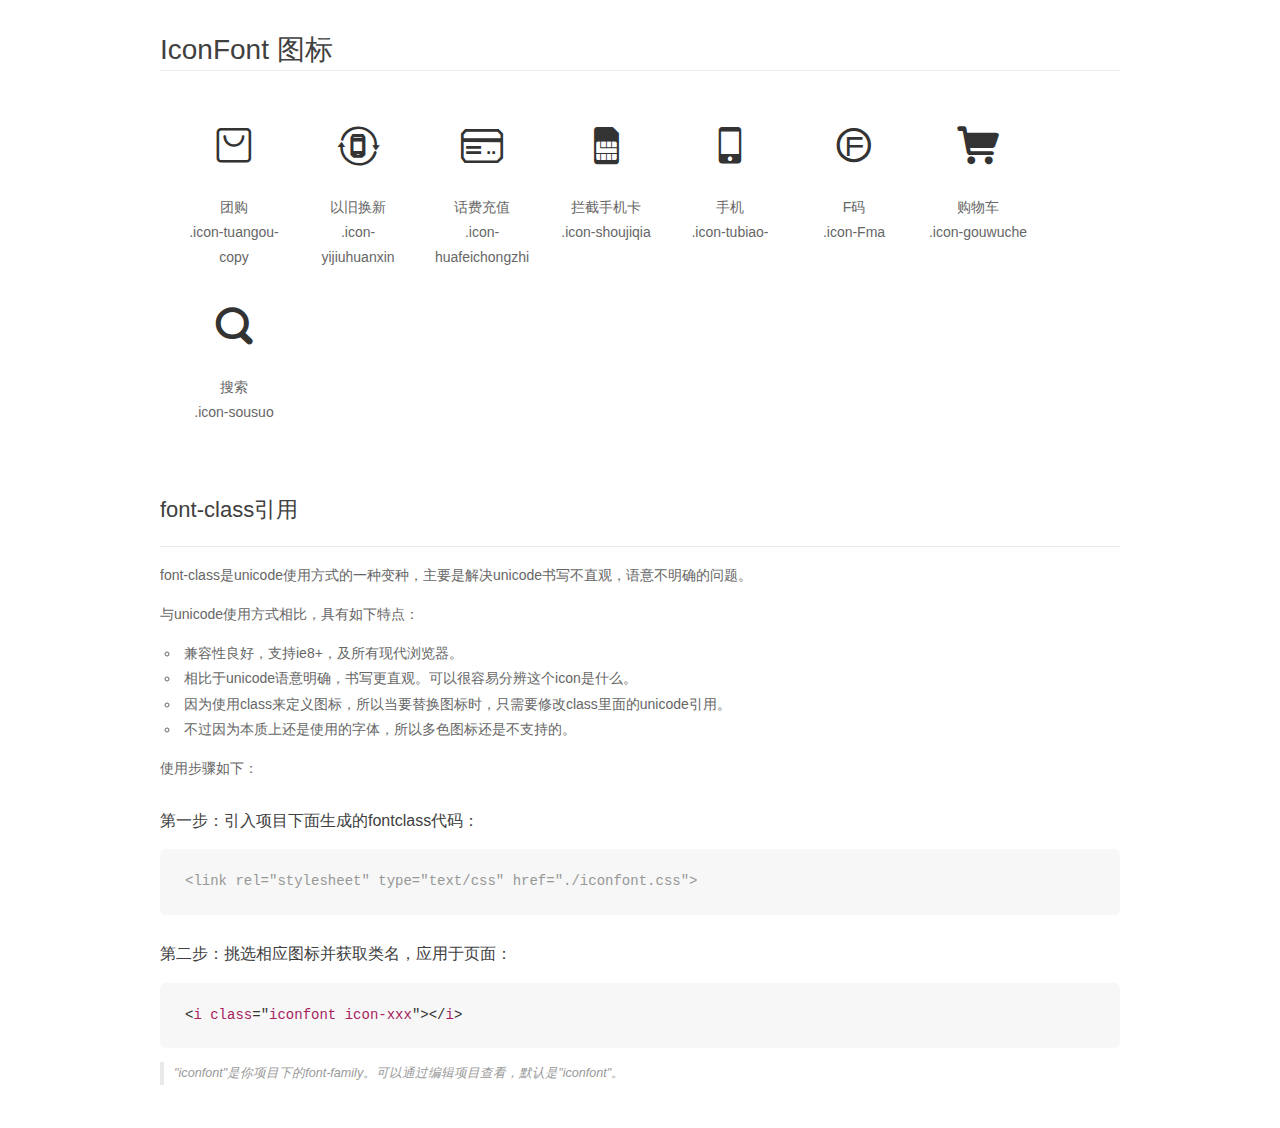
<file: css/icofont/demo_fontclass.html>
<!DOCTYPE html>
<html>
<head>
    <meta charset="utf-8"/>
    <title>IconFont</title>
    <link rel="stylesheet" href="demo.css">
    <link rel="stylesheet" href="iconfont.css">
</head>
<body>
    <div class="main markdown">
        <h1>IconFont 图标</h1>
        <ul class="icon_lists clear">
            
                <li>
                <i class="icon iconfont icon-tuangou-copy"></i>
                    <div class="name">团购</div>
                    <div class="fontclass">.icon-tuangou-copy</div>
                </li>
            
                <li>
                <i class="icon iconfont icon-yijiuhuanxin"></i>
                    <div class="name">以旧换新</div>
                    <div class="fontclass">.icon-yijiuhuanxin</div>
                </li>
            
                <li>
                <i class="icon iconfont icon-huafeichongzhi"></i>
                    <div class="name">话费充值</div>
                    <div class="fontclass">.icon-huafeichongzhi</div>
                </li>
            
                <li>
                <i class="icon iconfont icon-shoujiqia"></i>
                    <div class="name">拦截手机卡</div>
                    <div class="fontclass">.icon-shoujiqia</div>
                </li>
            
                <li>
                <i class="icon iconfont icon-tubiao-"></i>
                    <div class="name">手机</div>
                    <div class="fontclass">.icon-tubiao-</div>
                </li>
            
                <li>
                <i class="icon iconfont icon-Fma"></i>
                    <div class="name">F码</div>
                    <div class="fontclass">.icon-Fma</div>
                </li>
            
                <li>
                <i class="icon iconfont icon-gouwuche"></i>
                    <div class="name">购物车</div>
                    <div class="fontclass">.icon-gouwuche</div>
                </li>
            
                <li>
                <i class="icon iconfont icon-sousuo"></i>
                    <div class="name">搜索</div>
                    <div class="fontclass">.icon-sousuo</div>
                </li>
            
        </ul>

        <h2 id="font-class-">font-class引用</h2>
        <hr>

        <p>font-class是unicode使用方式的一种变种，主要是解决unicode书写不直观，语意不明确的问题。</p>
        <p>与unicode使用方式相比，具有如下特点：</p>
        <ul>
        <li>兼容性良好，支持ie8+，及所有现代浏览器。</li>
        <li>相比于unicode语意明确，书写更直观。可以很容易分辨这个icon是什么。</li>
        <li>因为使用class来定义图标，所以当要替换图标时，只需要修改class里面的unicode引用。</li>
        <li>不过因为本质上还是使用的字体，所以多色图标还是不支持的。</li>
        </ul>
        <p>使用步骤如下：</p>
        <h3 id="-fontclass-">第一步：引入项目下面生成的fontclass代码：</h3>


        <pre><code class="lang-js hljs javascript"><span class="hljs-comment">&lt;link rel="stylesheet" type="text/css" href="./iconfont.css"&gt;</span></code></pre>
        <h3 id="-">第二步：挑选相应图标并获取类名，应用于页面：</h3>
        <pre><code class="lang-css hljs">&lt;<span class="hljs-selector-tag">i</span> <span class="hljs-selector-tag">class</span>="<span class="hljs-selector-tag">iconfont</span> <span class="hljs-selector-tag">icon-xxx</span>"&gt;&lt;/<span class="hljs-selector-tag">i</span>&gt;</code></pre>
        <blockquote>
        <p>"iconfont"是你项目下的font-family。可以通过编辑项目查看，默认是"iconfont"。</p>
        </blockquote>
    </div>
</body>
</html>
</file>
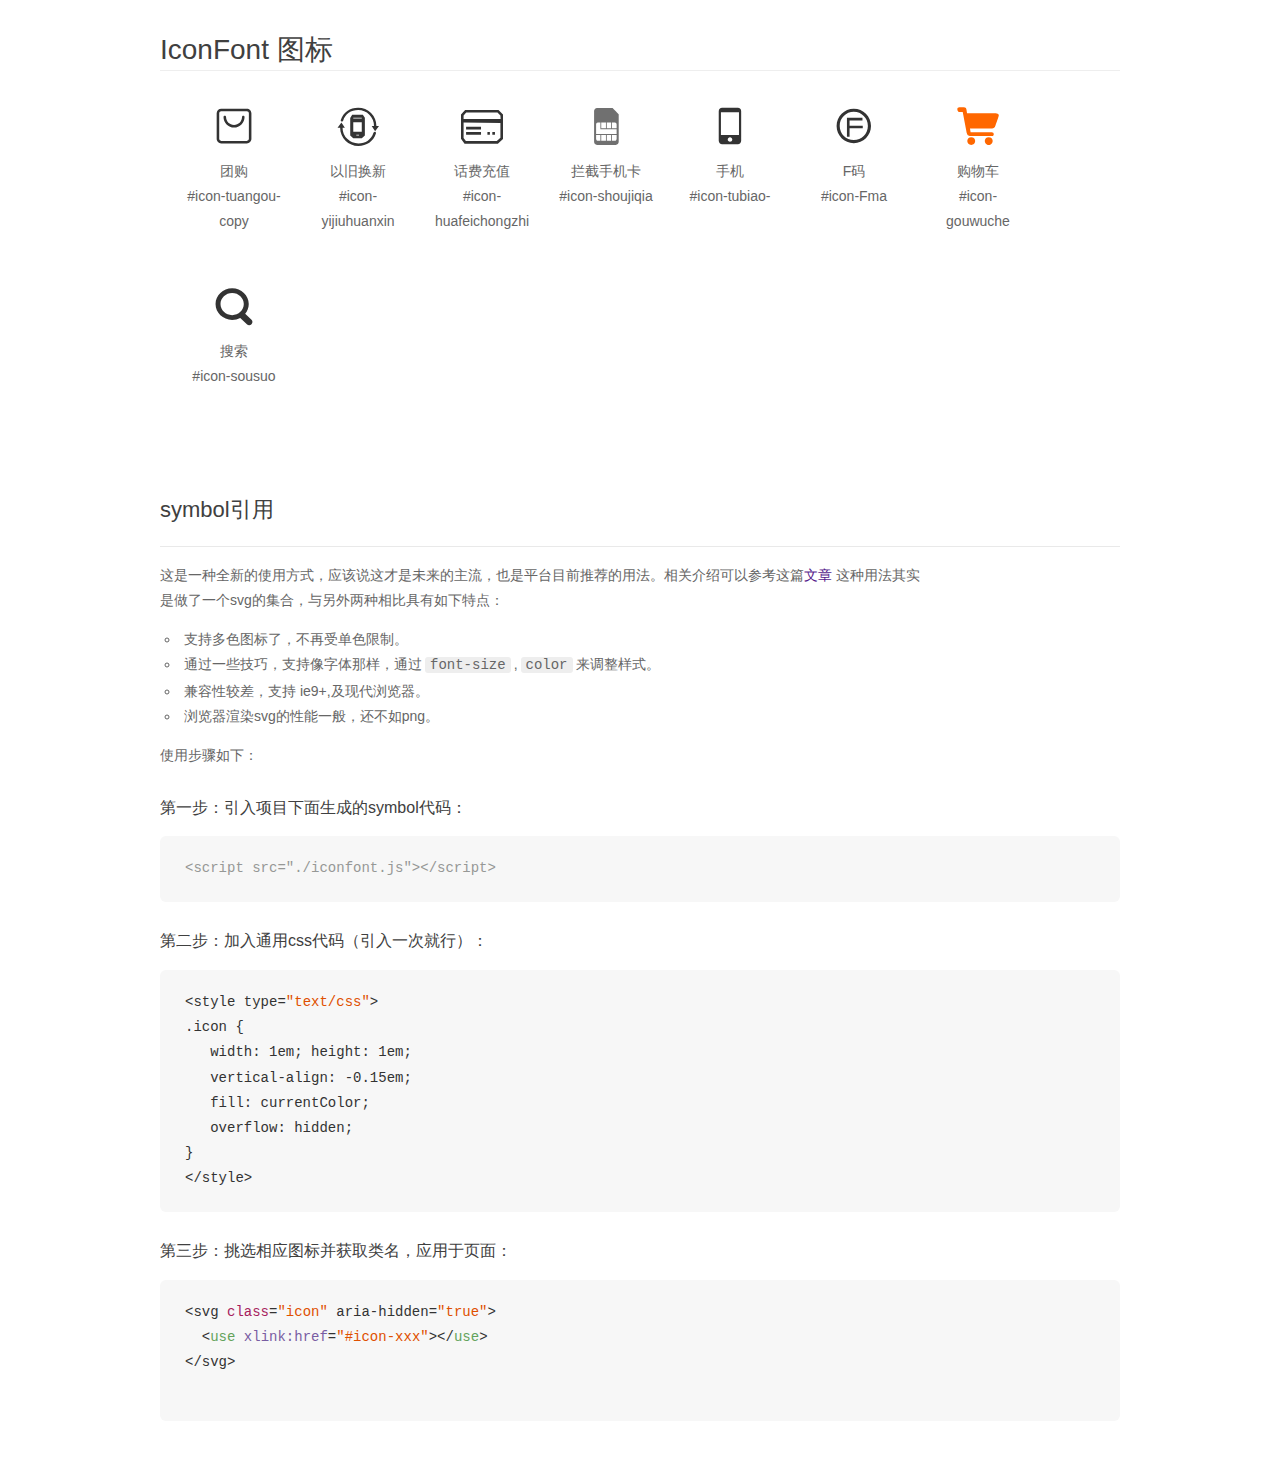
<file: css/icofont/demo_symbol.html>
<!DOCTYPE html>
<html>
<head>
    <meta charset="utf-8"/>
    <title>IconFont</title>
    <link rel="stylesheet" href="demo.css">
    <script src="iconfont.js"></script>

    <style type="text/css">
        .icon {
          /* 通过设置 font-size 来改变图标大小 */
          width: 1em; height: 1em;
          /* 图标和文字相邻时，垂直对齐 */
          vertical-align: -0.15em;
          /* 通过设置 color 来改变 SVG 的颜色/fill */
          fill: currentColor;
          /* path 和 stroke 溢出 viewBox 部分在 IE 下会显示
             normalize.css 中也包含这行 */
          overflow: hidden;
        }

    </style>
</head>
<body>
    <div class="main markdown">
        <h1>IconFont 图标</h1>
        <ul class="icon_lists clear">
            
                <li>
                    <svg class="icon" aria-hidden="true">
                        <use xlink:href="#icon-tuangou-copy"></use>
                    </svg>
                    <div class="name">团购</div>
                    <div class="fontclass">#icon-tuangou-copy</div>
                </li>
            
                <li>
                    <svg class="icon" aria-hidden="true">
                        <use xlink:href="#icon-yijiuhuanxin"></use>
                    </svg>
                    <div class="name">以旧换新</div>
                    <div class="fontclass">#icon-yijiuhuanxin</div>
                </li>
            
                <li>
                    <svg class="icon" aria-hidden="true">
                        <use xlink:href="#icon-huafeichongzhi"></use>
                    </svg>
                    <div class="name">话费充值</div>
                    <div class="fontclass">#icon-huafeichongzhi</div>
                </li>
            
                <li>
                    <svg class="icon" aria-hidden="true">
                        <use xlink:href="#icon-shoujiqia"></use>
                    </svg>
                    <div class="name">拦截手机卡</div>
                    <div class="fontclass">#icon-shoujiqia</div>
                </li>
            
                <li>
                    <svg class="icon" aria-hidden="true">
                        <use xlink:href="#icon-tubiao-"></use>
                    </svg>
                    <div class="name">手机</div>
                    <div class="fontclass">#icon-tubiao-</div>
                </li>
            
                <li>
                    <svg class="icon" aria-hidden="true">
                        <use xlink:href="#icon-Fma"></use>
                    </svg>
                    <div class="name">F码</div>
                    <div class="fontclass">#icon-Fma</div>
                </li>
            
                <li>
                    <svg class="icon" aria-hidden="true">
                        <use xlink:href="#icon-gouwuche"></use>
                    </svg>
                    <div class="name">购物车</div>
                    <div class="fontclass">#icon-gouwuche</div>
                </li>
            
                <li>
                    <svg class="icon" aria-hidden="true">
                        <use xlink:href="#icon-sousuo"></use>
                    </svg>
                    <div class="name">搜索</div>
                    <div class="fontclass">#icon-sousuo</div>
                </li>
            
        </ul>


        <h2 id="symbol-">symbol引用</h2>
        <hr>

        <p>这是一种全新的使用方式，应该说这才是未来的主流，也是平台目前推荐的用法。相关介绍可以参考这篇<a href="">文章</a>
        这种用法其实是做了一个svg的集合，与另外两种相比具有如下特点：</p>
        <ul>
          <li>支持多色图标了，不再受单色限制。</li>
          <li>通过一些技巧，支持像字体那样，通过<code>font-size</code>,<code>color</code>来调整样式。</li>
          <li>兼容性较差，支持 ie9+,及现代浏览器。</li>
          <li>浏览器渲染svg的性能一般，还不如png。</li>
        </ul>
        <p>使用步骤如下：</p>
        <h3 id="-symbol-">第一步：引入项目下面生成的symbol代码：</h3>
        <pre><code class="lang-js hljs javascript"><span class="hljs-comment">&lt;script src="./iconfont.js"&gt;&lt;/script&gt;</span></code></pre>
        <h3 id="-css-">第二步：加入通用css代码（引入一次就行）：</h3>
        <pre><code class="lang-js hljs javascript">&lt;style type=<span class="hljs-string">"text/css"</span>&gt;
.icon {
   width: <span class="hljs-number">1</span>em; height: <span class="hljs-number">1</span>em;
   vertical-align: <span class="hljs-number">-0.15</span>em;
   fill: currentColor;
   overflow: hidden;
}
&lt;<span class="hljs-regexp">/style&gt;</span></code></pre>
        <h3 id="-">第三步：挑选相应图标并获取类名，应用于页面：</h3>
        <pre><code class="lang-js hljs javascript">&lt;svg <span class="hljs-class"><span class="hljs-keyword">class</span></span>=<span class="hljs-string">"icon"</span> aria-hidden=<span class="hljs-string">"true"</span>&gt;<span class="xml"><span class="hljs-tag">
  &lt;<span class="hljs-name">use</span> <span class="hljs-attr">xlink:href</span>=<span class="hljs-string">"#icon-xxx"</span>&gt;</span><span class="hljs-tag">&lt;/<span class="hljs-name">use</span>&gt;</span>
</span>&lt;<span class="hljs-regexp">/svg&gt;
        </span></code></pre>
    </div>
</body>
</html>
</file>
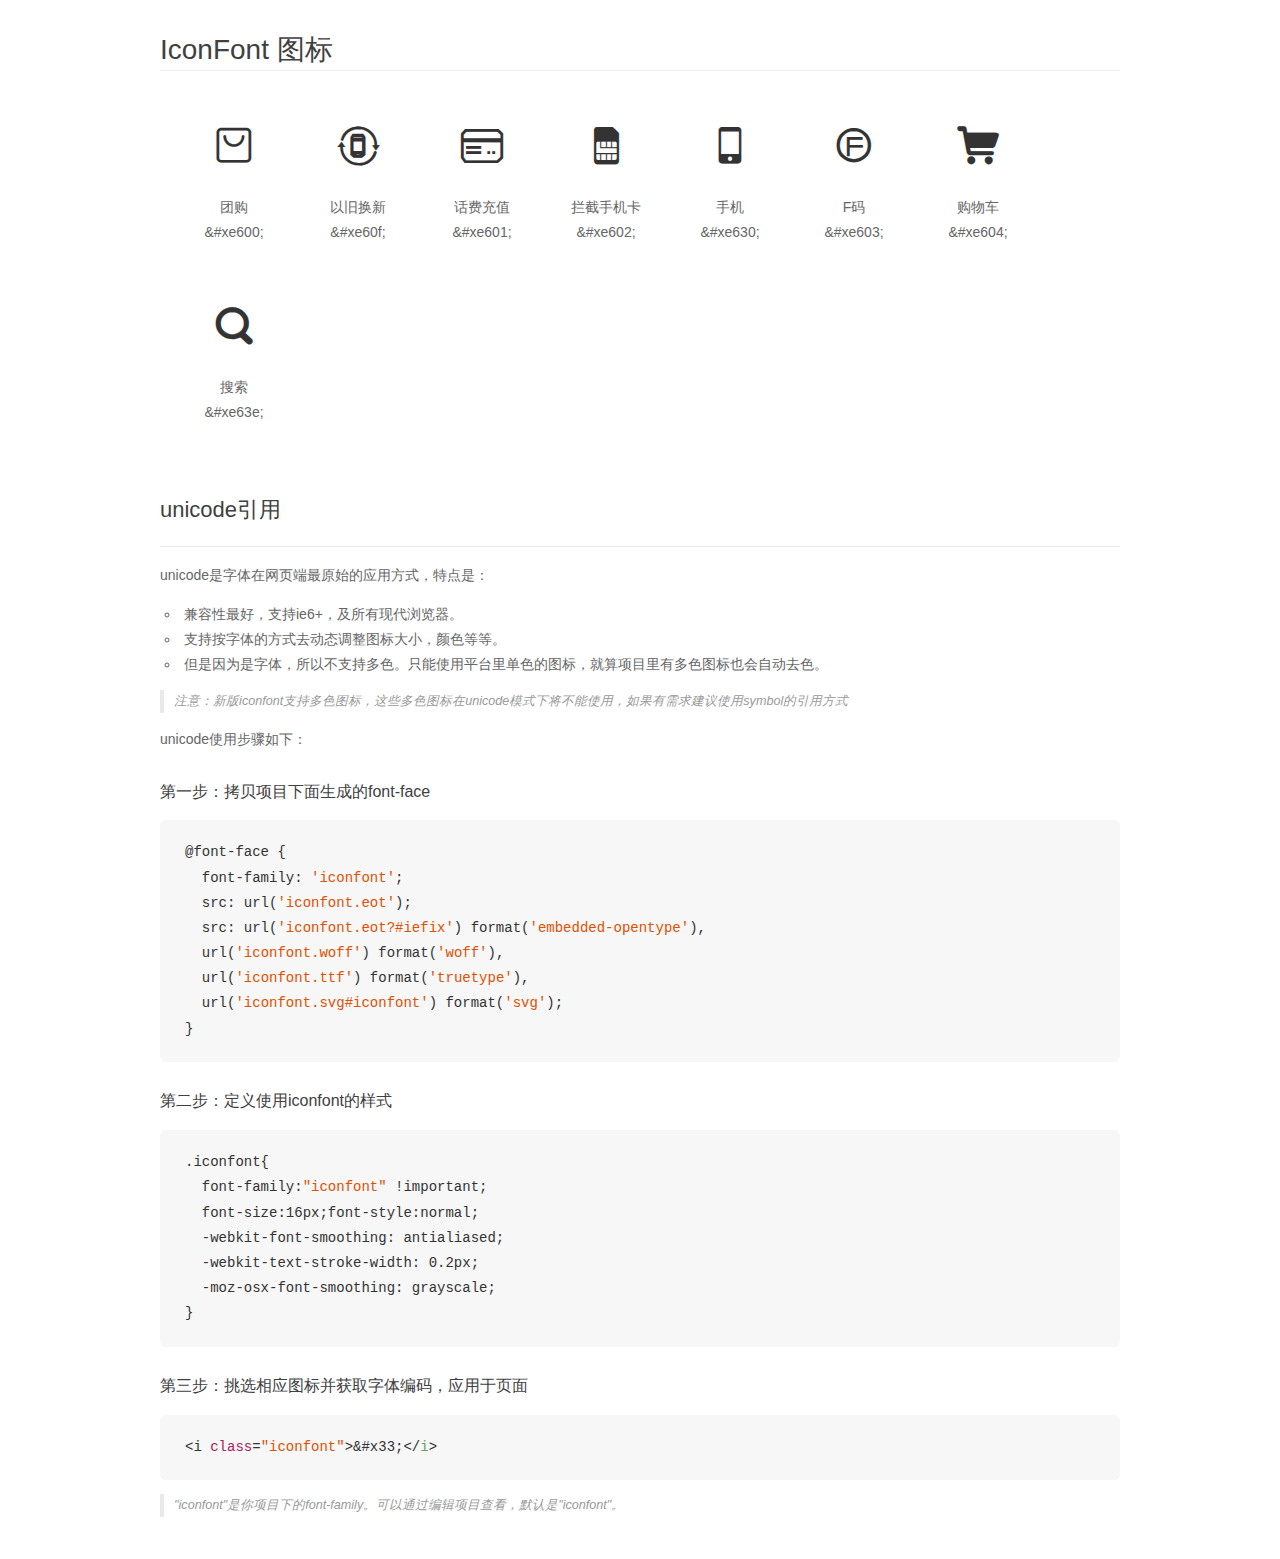
<file: css/icofont/demo_unicode.html>
<!DOCTYPE html>
<html>
<head>
    <meta charset="utf-8"/>
    <title>IconFont</title>
    <link rel="stylesheet" href="demo.css">

    <style type="text/css">

        @font-face {font-family: "iconfont";
          src: url('iconfont.eot'); /* IE9*/
          src: url('iconfont.eot#iefix') format('embedded-opentype'), /* IE6-IE8 */
          url('iconfont.woff') format('woff'), /* chrome, firefox */
          url('iconfont.ttf') format('truetype'), /* chrome, firefox, opera, Safari, Android, iOS 4.2+*/
          url('iconfont.svg#iconfont') format('svg'); /* iOS 4.1- */
        }

        .iconfont {
          font-family:"iconfont" !important;
          font-size:16px;
          font-style:normal;
          -webkit-font-smoothing: antialiased;
          -webkit-text-stroke-width: 0.2px;
          -moz-osx-font-smoothing: grayscale;
        }

    </style>
</head>
<body>
    <div class="main markdown">
        <h1>IconFont 图标</h1>
        <ul class="icon_lists clear">
            
                <li>
                <i class="icon iconfont">&#xe600;</i>
                    <div class="name">团购</div>
                    <div class="code">&amp;#xe600;</div>
                </li>
            
                <li>
                <i class="icon iconfont">&#xe60f;</i>
                    <div class="name">以旧换新</div>
                    <div class="code">&amp;#xe60f;</div>
                </li>
            
                <li>
                <i class="icon iconfont">&#xe601;</i>
                    <div class="name">话费充值</div>
                    <div class="code">&amp;#xe601;</div>
                </li>
            
                <li>
                <i class="icon iconfont">&#xe602;</i>
                    <div class="name">拦截手机卡</div>
                    <div class="code">&amp;#xe602;</div>
                </li>
            
                <li>
                <i class="icon iconfont">&#xe630;</i>
                    <div class="name">手机</div>
                    <div class="code">&amp;#xe630;</div>
                </li>
            
                <li>
                <i class="icon iconfont">&#xe603;</i>
                    <div class="name">F码</div>
                    <div class="code">&amp;#xe603;</div>
                </li>
            
                <li>
                <i class="icon iconfont">&#xe604;</i>
                    <div class="name">购物车</div>
                    <div class="code">&amp;#xe604;</div>
                </li>
            
                <li>
                <i class="icon iconfont">&#xe63e;</i>
                    <div class="name">搜索</div>
                    <div class="code">&amp;#xe63e;</div>
                </li>
            
        </ul>
        <h2 id="unicode-">unicode引用</h2>
        <hr>

        <p>unicode是字体在网页端最原始的应用方式，特点是：</p>
        <ul>
        <li>兼容性最好，支持ie6+，及所有现代浏览器。</li>
        <li>支持按字体的方式去动态调整图标大小，颜色等等。</li>
        <li>但是因为是字体，所以不支持多色。只能使用平台里单色的图标，就算项目里有多色图标也会自动去色。</li>
        </ul>
        <blockquote>
        <p>注意：新版iconfont支持多色图标，这些多色图标在unicode模式下将不能使用，如果有需求建议使用symbol的引用方式</p>
        </blockquote>
        <p>unicode使用步骤如下：</p>
        <h3 id="-font-face">第一步：拷贝项目下面生成的font-face</h3>
        <pre><code class="lang-js hljs javascript">@font-face {
  font-family: <span class="hljs-string">'iconfont'</span>;
  src: url(<span class="hljs-string">'iconfont.eot'</span>);
  src: url(<span class="hljs-string">'iconfont.eot?#iefix'</span>) format(<span class="hljs-string">'embedded-opentype'</span>),
  url(<span class="hljs-string">'iconfont.woff'</span>) format(<span class="hljs-string">'woff'</span>),
  url(<span class="hljs-string">'iconfont.ttf'</span>) format(<span class="hljs-string">'truetype'</span>),
  url(<span class="hljs-string">'iconfont.svg#iconfont'</span>) format(<span class="hljs-string">'svg'</span>);
}
</code></pre>
        <h3 id="-iconfont-">第二步：定义使用iconfont的样式</h3>
        <pre><code class="lang-js hljs javascript">.iconfont{
  font-family:<span class="hljs-string">"iconfont"</span> !important;
  font-size:<span class="hljs-number">16</span>px;font-style:normal;
  -webkit-font-smoothing: antialiased;
  -webkit-text-stroke-width: <span class="hljs-number">0.2</span>px;
  -moz-osx-font-smoothing: grayscale;
}
</code></pre>
        <h3 id="-">第三步：挑选相应图标并获取字体编码，应用于页面</h3>
        <pre><code class="lang-js hljs javascript">&lt;i <span class="hljs-class"><span class="hljs-keyword">class</span></span>=<span class="hljs-string">"iconfont"</span>&gt;&amp;#x33;<span class="xml"><span class="hljs-tag">&lt;/<span class="hljs-name">i</span>&gt;</span></span></code></pre>

        <blockquote>
        <p>"iconfont"是你项目下的font-family。可以通过编辑项目查看，默认是"iconfont"。</p>
        </blockquote>
    </div>


</body>
</html>
</file>
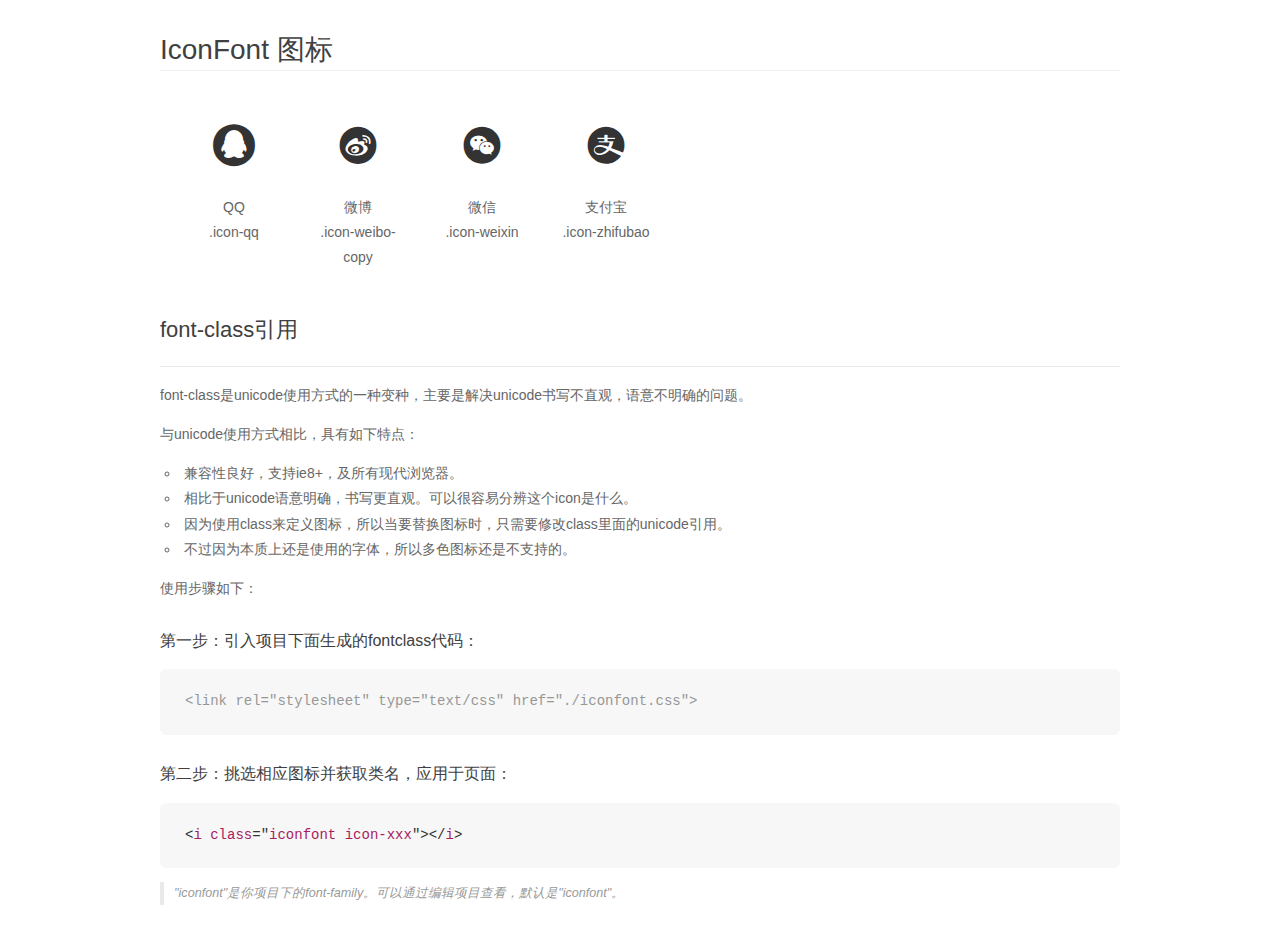
<file: css/loginIconfont/demo_fontclass.html>
<!DOCTYPE html>
<html>
<head>
    <meta charset="utf-8"/>
    <title>IconFont</title>
    <link rel="stylesheet" href="demo.css">
    <link rel="stylesheet" href="iconfont.css">
</head>
<body>
    <div class="main markdown">
        <h1>IconFont 图标</h1>
        <ul class="icon_lists clear">
            
                <li>
                <i class="icon iconfont icon-qq"></i>
                    <div class="name">QQ</div>
                    <div class="fontclass">.icon-qq</div>
                </li>
            
                <li>
                <i class="icon iconfont icon-weibo-copy"></i>
                    <div class="name">微博</div>
                    <div class="fontclass">.icon-weibo-copy</div>
                </li>
            
                <li>
                <i class="icon iconfont icon-weixin"></i>
                    <div class="name">微信</div>
                    <div class="fontclass">.icon-weixin</div>
                </li>
            
                <li>
                <i class="icon iconfont icon-zhifubao"></i>
                    <div class="name">支付宝</div>
                    <div class="fontclass">.icon-zhifubao</div>
                </li>
            
        </ul>

        <h2 id="font-class-">font-class引用</h2>
        <hr>

        <p>font-class是unicode使用方式的一种变种，主要是解决unicode书写不直观，语意不明确的问题。</p>
        <p>与unicode使用方式相比，具有如下特点：</p>
        <ul>
        <li>兼容性良好，支持ie8+，及所有现代浏览器。</li>
        <li>相比于unicode语意明确，书写更直观。可以很容易分辨这个icon是什么。</li>
        <li>因为使用class来定义图标，所以当要替换图标时，只需要修改class里面的unicode引用。</li>
        <li>不过因为本质上还是使用的字体，所以多色图标还是不支持的。</li>
        </ul>
        <p>使用步骤如下：</p>
        <h3 id="-fontclass-">第一步：引入项目下面生成的fontclass代码：</h3>


        <pre><code class="lang-js hljs javascript"><span class="hljs-comment">&lt;link rel="stylesheet" type="text/css" href="./iconfont.css"&gt;</span></code></pre>
        <h3 id="-">第二步：挑选相应图标并获取类名，应用于页面：</h3>
        <pre><code class="lang-css hljs">&lt;<span class="hljs-selector-tag">i</span> <span class="hljs-selector-tag">class</span>="<span class="hljs-selector-tag">iconfont</span> <span class="hljs-selector-tag">icon-xxx</span>"&gt;&lt;/<span class="hljs-selector-tag">i</span>&gt;</code></pre>
        <blockquote>
        <p>"iconfont"是你项目下的font-family。可以通过编辑项目查看，默认是"iconfont"。</p>
        </blockquote>
    </div>
</body>
</html>
</file>
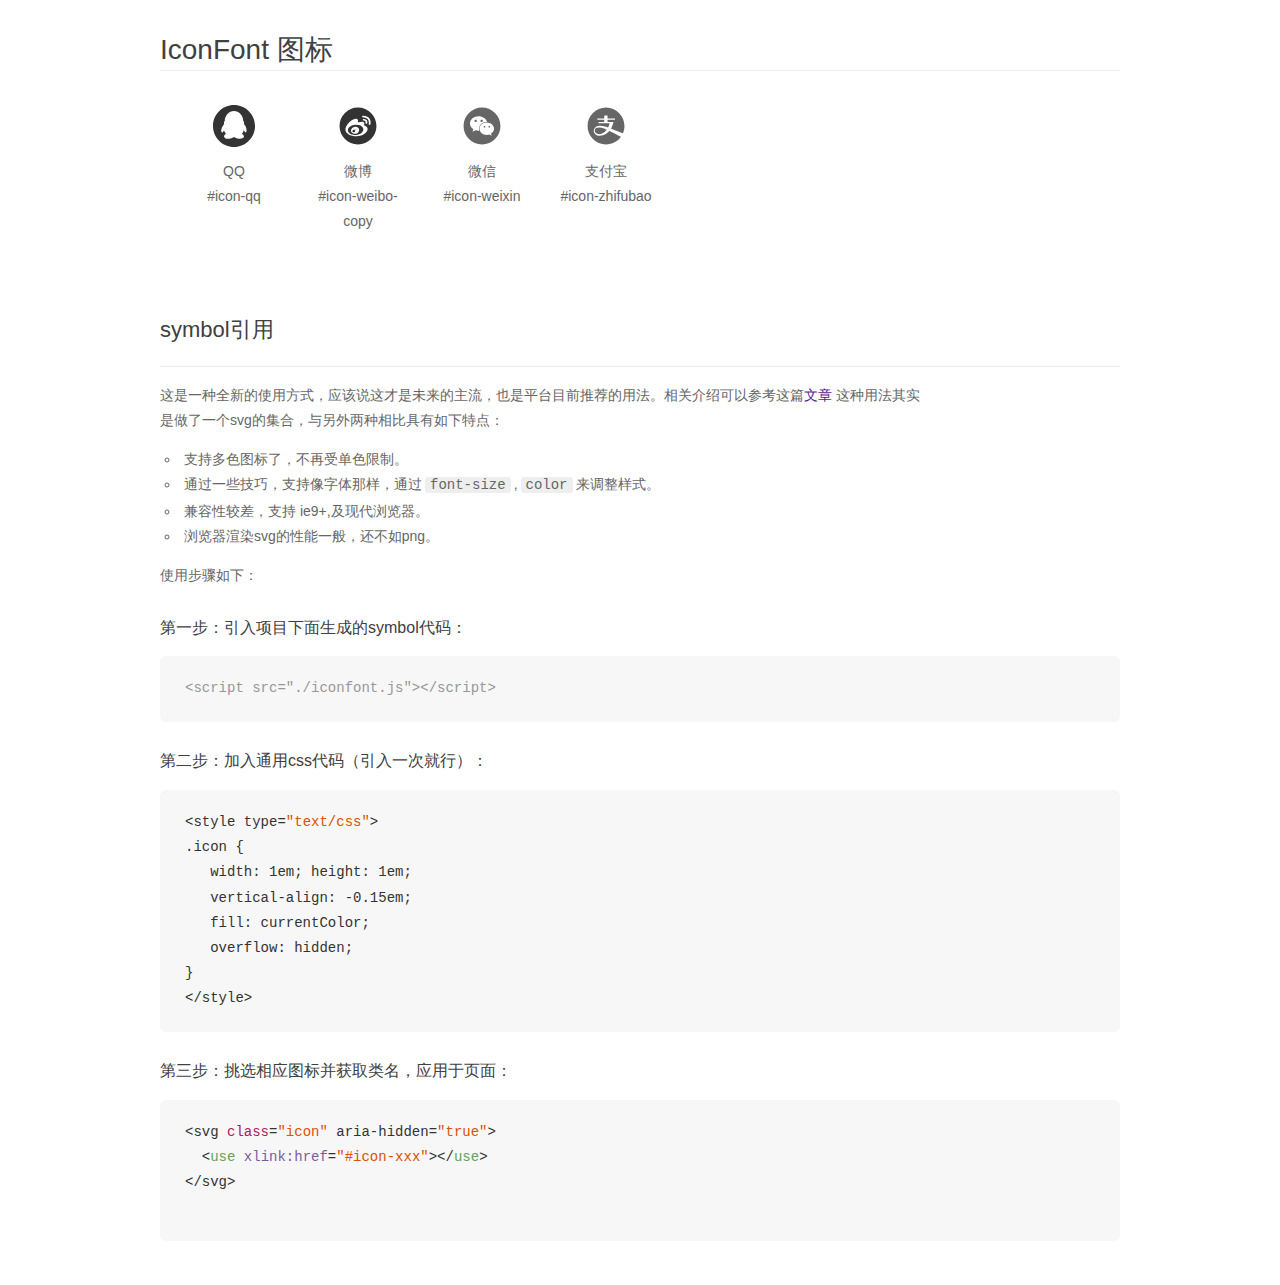
<file: css/loginIconfont/demo_symbol.html>
<!DOCTYPE html>
<html>
<head>
    <meta charset="utf-8"/>
    <title>IconFont</title>
    <link rel="stylesheet" href="demo.css">
    <script src="iconfont.js"></script>

    <style type="text/css">
        .icon {
          /* 通过设置 font-size 来改变图标大小 */
          width: 1em; height: 1em;
          /* 图标和文字相邻时，垂直对齐 */
          vertical-align: -0.15em;
          /* 通过设置 color 来改变 SVG 的颜色/fill */
          fill: currentColor;
          /* path 和 stroke 溢出 viewBox 部分在 IE 下会显示
             normalize.css 中也包含这行 */
          overflow: hidden;
        }

    </style>
</head>
<body>
    <div class="main markdown">
        <h1>IconFont 图标</h1>
        <ul class="icon_lists clear">
            
                <li>
                    <svg class="icon" aria-hidden="true">
                        <use xlink:href="#icon-qq"></use>
                    </svg>
                    <div class="name">QQ</div>
                    <div class="fontclass">#icon-qq</div>
                </li>
            
                <li>
                    <svg class="icon" aria-hidden="true">
                        <use xlink:href="#icon-weibo-copy"></use>
                    </svg>
                    <div class="name">微博</div>
                    <div class="fontclass">#icon-weibo-copy</div>
                </li>
            
                <li>
                    <svg class="icon" aria-hidden="true">
                        <use xlink:href="#icon-weixin"></use>
                    </svg>
                    <div class="name">微信</div>
                    <div class="fontclass">#icon-weixin</div>
                </li>
            
                <li>
                    <svg class="icon" aria-hidden="true">
                        <use xlink:href="#icon-zhifubao"></use>
                    </svg>
                    <div class="name">支付宝</div>
                    <div class="fontclass">#icon-zhifubao</div>
                </li>
            
        </ul>


        <h2 id="symbol-">symbol引用</h2>
        <hr>

        <p>这是一种全新的使用方式，应该说这才是未来的主流，也是平台目前推荐的用法。相关介绍可以参考这篇<a href="">文章</a>
        这种用法其实是做了一个svg的集合，与另外两种相比具有如下特点：</p>
        <ul>
          <li>支持多色图标了，不再受单色限制。</li>
          <li>通过一些技巧，支持像字体那样，通过<code>font-size</code>,<code>color</code>来调整样式。</li>
          <li>兼容性较差，支持 ie9+,及现代浏览器。</li>
          <li>浏览器渲染svg的性能一般，还不如png。</li>
        </ul>
        <p>使用步骤如下：</p>
        <h3 id="-symbol-">第一步：引入项目下面生成的symbol代码：</h3>
        <pre><code class="lang-js hljs javascript"><span class="hljs-comment">&lt;script src="./iconfont.js"&gt;&lt;/script&gt;</span></code></pre>
        <h3 id="-css-">第二步：加入通用css代码（引入一次就行）：</h3>
        <pre><code class="lang-js hljs javascript">&lt;style type=<span class="hljs-string">"text/css"</span>&gt;
.icon {
   width: <span class="hljs-number">1</span>em; height: <span class="hljs-number">1</span>em;
   vertical-align: <span class="hljs-number">-0.15</span>em;
   fill: currentColor;
   overflow: hidden;
}
&lt;<span class="hljs-regexp">/style&gt;</span></code></pre>
        <h3 id="-">第三步：挑选相应图标并获取类名，应用于页面：</h3>
        <pre><code class="lang-js hljs javascript">&lt;svg <span class="hljs-class"><span class="hljs-keyword">class</span></span>=<span class="hljs-string">"icon"</span> aria-hidden=<span class="hljs-string">"true"</span>&gt;<span class="xml"><span class="hljs-tag">
  &lt;<span class="hljs-name">use</span> <span class="hljs-attr">xlink:href</span>=<span class="hljs-string">"#icon-xxx"</span>&gt;</span><span class="hljs-tag">&lt;/<span class="hljs-name">use</span>&gt;</span>
</span>&lt;<span class="hljs-regexp">/svg&gt;
        </span></code></pre>
    </div>
</body>
</html>
</file>
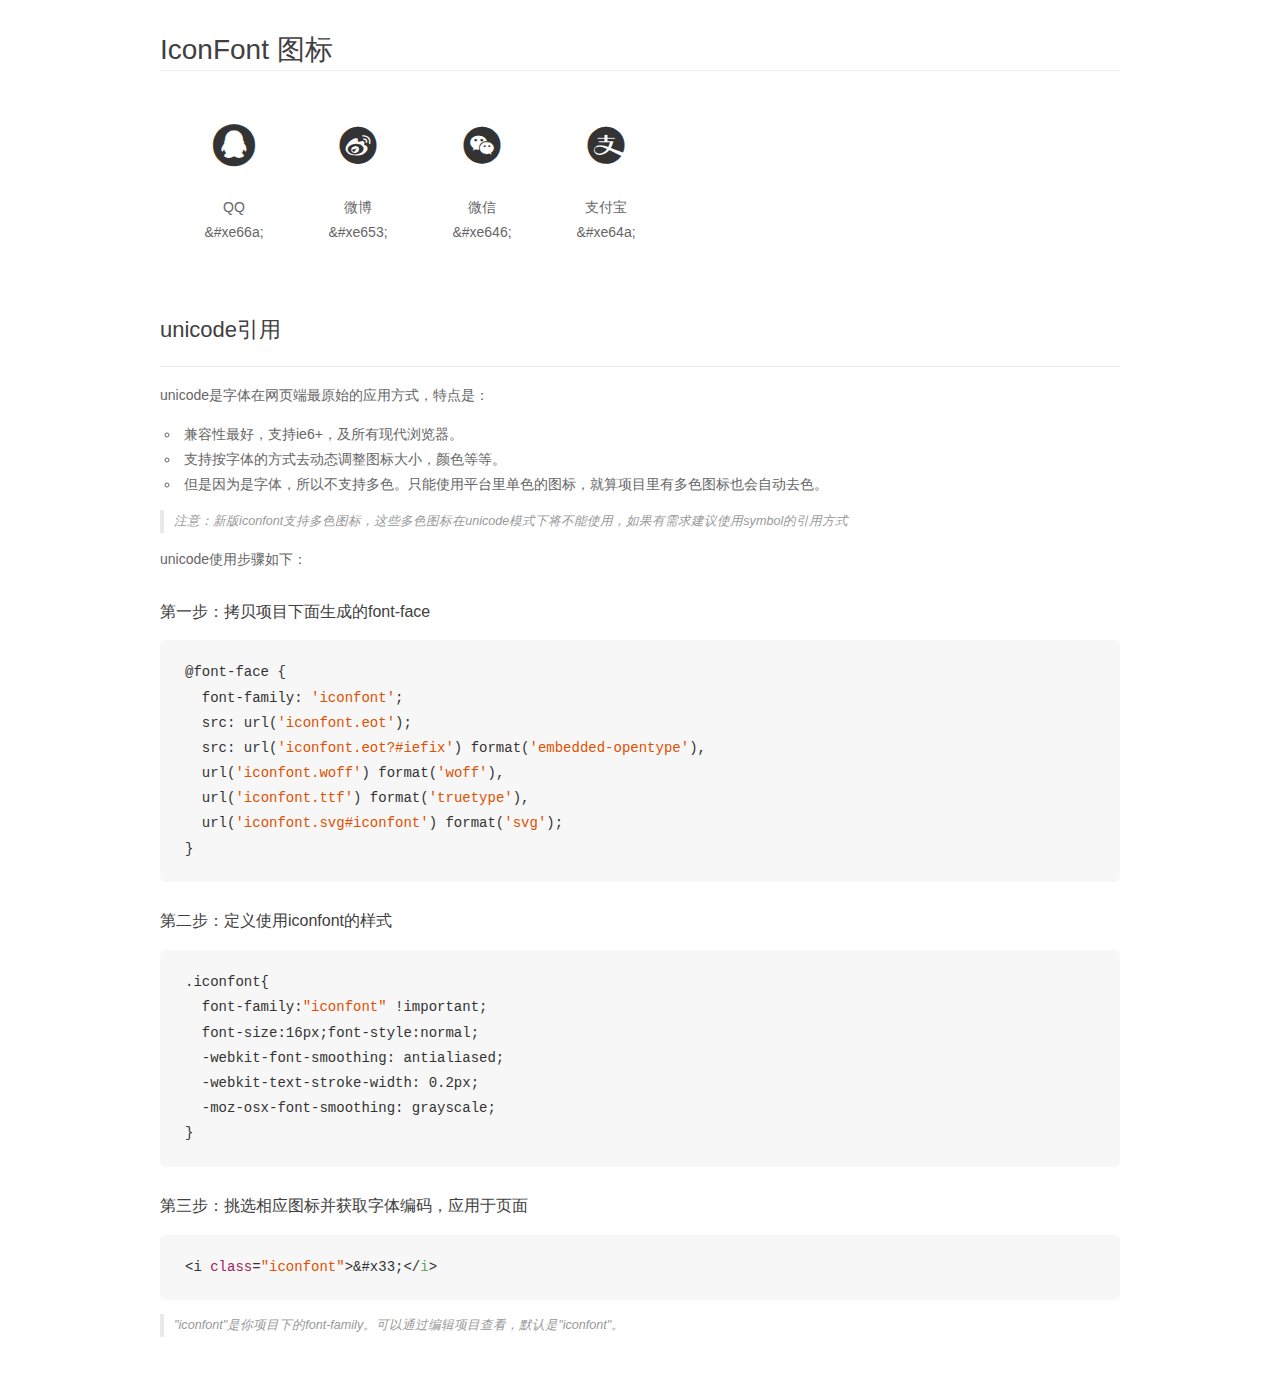
<file: css/loginIconfont/demo_unicode.html>
<!DOCTYPE html>
<html>
<head>
    <meta charset="utf-8"/>
    <title>IconFont</title>
    <link rel="stylesheet" href="demo.css">

    <style type="text/css">

        @font-face {font-family: "iconfont";
          src: url('iconfont.eot'); /* IE9*/
          src: url('iconfont.eot#iefix') format('embedded-opentype'), /* IE6-IE8 */
          url('iconfont.woff') format('woff'), /* chrome, firefox */
          url('iconfont.ttf') format('truetype'), /* chrome, firefox, opera, Safari, Android, iOS 4.2+*/
          url('iconfont.svg#iconfont') format('svg'); /* iOS 4.1- */
        }

        .iconfont {
          font-family:"iconfont" !important;
          font-size:16px;
          font-style:normal;
          -webkit-font-smoothing: antialiased;
          -webkit-text-stroke-width: 0.2px;
          -moz-osx-font-smoothing: grayscale;
        }

    </style>
</head>
<body>
    <div class="main markdown">
        <h1>IconFont 图标</h1>
        <ul class="icon_lists clear">
            
                <li>
                <i class="icon iconfont">&#xe66a;</i>
                    <div class="name">QQ</div>
                    <div class="code">&amp;#xe66a;</div>
                </li>
            
                <li>
                <i class="icon iconfont">&#xe653;</i>
                    <div class="name">微博</div>
                    <div class="code">&amp;#xe653;</div>
                </li>
            
                <li>
                <i class="icon iconfont">&#xe646;</i>
                    <div class="name">微信</div>
                    <div class="code">&amp;#xe646;</div>
                </li>
            
                <li>
                <i class="icon iconfont">&#xe64a;</i>
                    <div class="name">支付宝</div>
                    <div class="code">&amp;#xe64a;</div>
                </li>
            
        </ul>
        <h2 id="unicode-">unicode引用</h2>
        <hr>

        <p>unicode是字体在网页端最原始的应用方式，特点是：</p>
        <ul>
        <li>兼容性最好，支持ie6+，及所有现代浏览器。</li>
        <li>支持按字体的方式去动态调整图标大小，颜色等等。</li>
        <li>但是因为是字体，所以不支持多色。只能使用平台里单色的图标，就算项目里有多色图标也会自动去色。</li>
        </ul>
        <blockquote>
        <p>注意：新版iconfont支持多色图标，这些多色图标在unicode模式下将不能使用，如果有需求建议使用symbol的引用方式</p>
        </blockquote>
        <p>unicode使用步骤如下：</p>
        <h3 id="-font-face">第一步：拷贝项目下面生成的font-face</h3>
        <pre><code class="lang-js hljs javascript">@font-face {
  font-family: <span class="hljs-string">'iconfont'</span>;
  src: url(<span class="hljs-string">'iconfont.eot'</span>);
  src: url(<span class="hljs-string">'iconfont.eot?#iefix'</span>) format(<span class="hljs-string">'embedded-opentype'</span>),
  url(<span class="hljs-string">'iconfont.woff'</span>) format(<span class="hljs-string">'woff'</span>),
  url(<span class="hljs-string">'iconfont.ttf'</span>) format(<span class="hljs-string">'truetype'</span>),
  url(<span class="hljs-string">'iconfont.svg#iconfont'</span>) format(<span class="hljs-string">'svg'</span>);
}
</code></pre>
        <h3 id="-iconfont-">第二步：定义使用iconfont的样式</h3>
        <pre><code class="lang-js hljs javascript">.iconfont{
  font-family:<span class="hljs-string">"iconfont"</span> !important;
  font-size:<span class="hljs-number">16</span>px;font-style:normal;
  -webkit-font-smoothing: antialiased;
  -webkit-text-stroke-width: <span class="hljs-number">0.2</span>px;
  -moz-osx-font-smoothing: grayscale;
}
</code></pre>
        <h3 id="-">第三步：挑选相应图标并获取字体编码，应用于页面</h3>
        <pre><code class="lang-js hljs javascript">&lt;i <span class="hljs-class"><span class="hljs-keyword">class</span></span>=<span class="hljs-string">"iconfont"</span>&gt;&amp;#x33;<span class="xml"><span class="hljs-tag">&lt;/<span class="hljs-name">i</span>&gt;</span></span></code></pre>

        <blockquote>
        <p>"iconfont"是你项目下的font-family。可以通过编辑项目查看，默认是"iconfont"。</p>
        </blockquote>
    </div>


</body>
</html>
</file>
<file: css/icofont/iconfont.css>
@font-face {font-family: "iconfont";
  src: url('iconfont.eot?t=1537975167378'); /* IE9*/
  src: url('iconfont.eot?t=1537975167378#iefix') format('embedded-opentype'), /* IE6-IE8 */
  url('[data-uri]') format('woff'),
  url('iconfont.ttf?t=1537975167378') format('truetype'), /* chrome, firefox, opera, Safari, Android, iOS 4.2+*/
  url('iconfont.svg?t=1537975167378#iconfont') format('svg'); /* iOS 4.1- */
}

.iconfont {
  font-family:"iconfont" !important;
  font-size:16px;
  font-style:normal;
  -webkit-font-smoothing: antialiased;
  -moz-osx-font-smoothing: grayscale;
}

.icon-tuangou-copy:before { content: "\e600"; }

.icon-yijiuhuanxin:before { content: "\e60f"; }

.icon-huafeichongzhi:before { content: "\e601"; }

.icon-shoujiqia:before { content: "\e602"; }

.icon-tubiao-:before { content: "\e630"; }

.icon-Fma:before { content: "\e603"; }

.icon-gouwuche:before { content: "\e604"; }

.icon-sousuo:before { content: "\e63e"; }
</file>
<file: css/loginIconfont/iconfont.css>
@font-face {font-family: "iconfont";
  src: url('iconfont.eot?t=1538416068385'); /* IE9*/
  src: url('iconfont.eot?t=1538416068385#iefix') format('embedded-opentype'), /* IE6-IE8 */
  url('[data-uri]') format('woff'),
  url('iconfont.ttf?t=1538416068385') format('truetype'), /* chrome, firefox, opera, Safari, Android, iOS 4.2+*/
  url('iconfont.svg?t=1538416068385#iconfont') format('svg'); /* iOS 4.1- */
}

.iconfont {
  font-family:"iconfont" !important;
  font-size:16px;
  font-style:normal;
  -webkit-font-smoothing: antialiased;
  -moz-osx-font-smoothing: grayscale;
}

.icon-qq:before { content: "\e66a"; }

.icon-weibo-copy:before { content: "\e653"; }

.icon-weixin:before { content: "\e646"; }

.icon-zhifubao:before { content: "\e64a"; }
</file>
<file: css/icofont/demo.css>
*{margin: 0;padding: 0;list-style: none;}
/*
KISSY CSS Reset
理念：1. reset 的目的不是清除浏览器的默认样式，这仅是部分工作。清除和重置是紧密不可分的。
2. reset 的目的不是让默认样式在所有浏览器下一致，而是减少默认样式有可能带来的问题。
3. reset 期望提供一套普适通用的基础样式。但没有银弹，推荐根据具体需求，裁剪和修改后再使用。
特色：1. 适应中文；2. 基于最新主流浏览器。
维护：玉伯<lifesinger@gmail.com>, 正淳<ragecarrier@gmail.com>
 */

/** 清除内外边距 **/
body, h1, h2, h3, h4, h5, h6, hr, p, blockquote, /* structural elements 结构元素 */
dl, dt, dd, ul, ol, li, /* list elements 列表元素 */
pre, /* text formatting elements 文本格式元素 */
form, fieldset, legend, button, input, textarea, /* form elements 表单元素 */
th, td /* table elements 表格元素 */ {
  margin: 0;
  padding: 0;
}

/** 设置默认字体 **/
body,
button, input, select, textarea /* for ie */ {
  font: 12px/1.5 tahoma, arial, \5b8b\4f53, sans-serif;
}
h1, h2, h3, h4, h5, h6 { font-size: 100%; }
address, cite, dfn, em, var { font-style: normal; } /* 将斜体扶正 */
code, kbd, pre, samp { font-family: courier new, courier, monospace; } /* 统一等宽字体 */
small { font-size: 12px; } /* 小于 12px 的中文很难阅读，让 small 正常化 */

/** 重置列表元素 **/
ul, ol { list-style: none; }

/** 重置文本格式元素 **/
a { text-decoration: none; }
a:hover { text-decoration: underline; }


/** 重置表单元素 **/
legend { color: #000; } /* for ie6 */
fieldset, img { border: 0; } /* img 搭车：让链接里的 img 无边框 */
button, input, select, textarea { font-size: 100%; } /* 使得表单元素在 ie 下能继承字体大小 */
/* 注：optgroup 无法扶正 */

/** 重置表格元素 **/
table { border-collapse: collapse; border-spacing: 0; }

/* 清除浮动 */
.ks-clear:after, .clear:after {
  content: '\20';
  display: block;
  height: 0;
  clear: both;
}
.ks-clear, .clear {
  *zoom: 1;
}

.main {
  padding: 30px 100px;
width: 960px;
margin: 0 auto;
}
.main h1{font-size:36px; color:#333; text-align:left;margin-bottom:30px; border-bottom: 1px solid #eee;}

.helps{margin-top:40px;}
.helps pre{
  padding:20px;
  margin:10px 0;
  border:solid 1px #e7e1cd;
  background-color: #fffdef;
  overflow: auto;
}

.icon_lists{
  width: 100% !important;

}

.icon_lists li{
  float:left;
  width: 100px;
  height:180px;
  text-align: center;
  list-style: none !important;
}
.icon_lists .icon{
  font-size: 42px;
  line-height: 100px;
  margin: 10px 0;
  color:#333;
  -webkit-transition: font-size 0.25s ease-out 0s;
  -moz-transition: font-size 0.25s ease-out 0s;
  transition: font-size 0.25s ease-out 0s;

}
.icon_lists .icon:hover{
  font-size: 100px;
}



.markdown {
  color: #666;
  font-size: 14px;
  line-height: 1.8;
}

.highlight {
  line-height: 1.5;
}

.markdown img {
  vertical-align: middle;
  max-width: 100%;
}

.markdown h1 {
  color: #404040;
  font-weight: 500;
  line-height: 40px;
  margin-bottom: 24px;
}

.markdown h2,
.markdown h3,
.markdown h4,
.markdown h5,
.markdown h6 {
  color: #404040;
  margin: 1.6em 0 0.6em 0;
  font-weight: 500;
  clear: both;
}

.markdown h1 {
  font-size: 28px;
}

.markdown h2 {
  font-size: 22px;
}

.markdown h3 {
  font-size: 16px;
}

.markdown h4 {
  font-size: 14px;
}

.markdown h5 {
  font-size: 12px;
}

.markdown h6 {
  font-size: 12px;
}

.markdown hr {
  height: 1px;
  border: 0;
  background: #e9e9e9;
  margin: 16px 0;
  clear: both;
}

.markdown p,
.markdown pre {
  margin: 1em 0;
}

.markdown > p,
.markdown > blockquote,
.markdown > .highlight,
.markdown > ol,
.markdown > ul {
  width: 80%;
}

.markdown ul > li {
  list-style: circle;
}

.markdown > ul li,
.markdown blockquote ul > li {
  margin-left: 20px;
  padding-left: 4px;
}

.markdown > ul li p,
.markdown > ol li p {
  margin: 0.6em 0;
}

.markdown ol > li {
  list-style: decimal;
}

.markdown > ol li,
.markdown blockquote ol > li {
  margin-left: 20px;
  padding-left: 4px;
}

.markdown code {
  margin: 0 3px;
  padding: 0 5px;
  background: #eee;
  border-radius: 3px;
}

.markdown pre {
  border-radius: 6px;
  background: #f7f7f7;
  padding: 20px;
}

.markdown pre code {
  border: none;
  background: #f7f7f7;
  margin: 0;
}

.markdown strong,
.markdown b {
  font-weight: 600;
}

.markdown > table {
  border-collapse: collapse;
  border-spacing: 0px;
  empty-cells: show;
  border: 1px solid #e9e9e9;
  width: 95%;
  margin-bottom: 24px;
}

.markdown > table th {
  white-space: nowrap;
  color: #333;
  font-weight: 600;

}

.markdown > table th,
.markdown > table td {
  border: 1px solid #e9e9e9;
  padding: 8px 16px;
  text-align: left;
}

.markdown > table th {
  background: #F7F7F7;
}

.markdown blockquote {
  font-size: 90%;
  color: #999;
  border-left: 4px solid #e9e9e9;
  padding-left: 0.8em;
  margin: 1em 0;
  font-style: italic;
}

.markdown blockquote p {
  margin: 0;
}

.markdown .anchor {
  opacity: 0;
  transition: opacity 0.3s ease;
  margin-left: 8px;
}

.markdown .waiting {
  color: #ccc;
}

.markdown h1:hover .anchor,
.markdown h2:hover .anchor,
.markdown h3:hover .anchor,
.markdown h4:hover .anchor,
.markdown h5:hover .anchor,
.markdown h6:hover .anchor {
  opacity: 1;
  display: inline-block;
}

.markdown > br,
.markdown > p > br {
  clear: both;
}


.hljs {
  display: block;
  background: white;
  padding: 0.5em;
  color: #333333;
  overflow-x: auto;
}

.hljs-comment,
.hljs-meta {
  color: #969896;
}

.hljs-string,
.hljs-variable,
.hljs-template-variable,
.hljs-strong,
.hljs-emphasis,
.hljs-quote {
  color: #df5000;
}

.hljs-keyword,
.hljs-selector-tag,
.hljs-type {
  color: #a71d5d;
}

.hljs-literal,
.hljs-symbol,
.hljs-bullet,
.hljs-attribute {
  color: #0086b3;
}

.hljs-section,
.hljs-name {
  color: #63a35c;
}

.hljs-tag {
  color: #333333;
}

.hljs-title,
.hljs-attr,
.hljs-selector-id,
.hljs-selector-class,
.hljs-selector-attr,
.hljs-selector-pseudo {
  color: #795da3;
}

.hljs-addition {
  color: #55a532;
  background-color: #eaffea;
}

.hljs-deletion {
  color: #bd2c00;
  background-color: #ffecec;
}

.hljs-link {
  text-decoration: underline;
}

pre{
  background: #fff;
}
</file>
<file: css/loginIconfont/demo.css>
*{margin: 0;padding: 0;list-style: none;}
/*
KISSY CSS Reset
理念：1. reset 的目的不是清除浏览器的默认样式，这仅是部分工作。清除和重置是紧密不可分的。
2. reset 的目的不是让默认样式在所有浏览器下一致，而是减少默认样式有可能带来的问题。
3. reset 期望提供一套普适通用的基础样式。但没有银弹，推荐根据具体需求，裁剪和修改后再使用。
特色：1. 适应中文；2. 基于最新主流浏览器。
维护：玉伯<lifesinger@gmail.com>, 正淳<ragecarrier@gmail.com>
 */

/** 清除内外边距 **/
body, h1, h2, h3, h4, h5, h6, hr, p, blockquote, /* structural elements 结构元素 */
dl, dt, dd, ul, ol, li, /* list elements 列表元素 */
pre, /* text formatting elements 文本格式元素 */
form, fieldset, legend, button, input, textarea, /* form elements 表单元素 */
th, td /* table elements 表格元素 */ {
  margin: 0;
  padding: 0;
}

/** 设置默认字体 **/
body,
button, input, select, textarea /* for ie */ {
  font: 12px/1.5 tahoma, arial, \5b8b\4f53, sans-serif;
}
h1, h2, h3, h4, h5, h6 { font-size: 100%; }
address, cite, dfn, em, var { font-style: normal; } /* 将斜体扶正 */
code, kbd, pre, samp { font-family: courier new, courier, monospace; } /* 统一等宽字体 */
small { font-size: 12px; } /* 小于 12px 的中文很难阅读，让 small 正常化 */

/** 重置列表元素 **/
ul, ol { list-style: none; }

/** 重置文本格式元素 **/
a { text-decoration: none; }
a:hover { text-decoration: underline; }


/** 重置表单元素 **/
legend { color: #000; } /* for ie6 */
fieldset, img { border: 0; } /* img 搭车：让链接里的 img 无边框 */
button, input, select, textarea { font-size: 100%; } /* 使得表单元素在 ie 下能继承字体大小 */
/* 注：optgroup 无法扶正 */

/** 重置表格元素 **/
table { border-collapse: collapse; border-spacing: 0; }

/* 清除浮动 */
.ks-clear:after, .clear:after {
  content: '\20';
  display: block;
  height: 0;
  clear: both;
}
.ks-clear, .clear {
  *zoom: 1;
}

.main {
  padding: 30px 100px;
width: 960px;
margin: 0 auto;
}
.main h1{font-size:36px; color:#333; text-align:left;margin-bottom:30px; border-bottom: 1px solid #eee;}

.helps{margin-top:40px;}
.helps pre{
  padding:20px;
  margin:10px 0;
  border:solid 1px #e7e1cd;
  background-color: #fffdef;
  overflow: auto;
}

.icon_lists{
  width: 100% !important;

}

.icon_lists li{
  float:left;
  width: 100px;
  height:180px;
  text-align: center;
  list-style: none !important;
}
.icon_lists .icon{
  font-size: 42px;
  line-height: 100px;
  margin: 10px 0;
  color:#333;
  -webkit-transition: font-size 0.25s ease-out 0s;
  -moz-transition: font-size 0.25s ease-out 0s;
  transition: font-size 0.25s ease-out 0s;

}
.icon_lists .icon:hover{
  font-size: 100px;
}



.markdown {
  color: #666;
  font-size: 14px;
  line-height: 1.8;
}

.highlight {
  line-height: 1.5;
}

.markdown img {
  vertical-align: middle;
  max-width: 100%;
}

.markdown h1 {
  color: #404040;
  font-weight: 500;
  line-height: 40px;
  margin-bottom: 24px;
}

.markdown h2,
.markdown h3,
.markdown h4,
.markdown h5,
.markdown h6 {
  color: #404040;
  margin: 1.6em 0 0.6em 0;
  font-weight: 500;
  clear: both;
}

.markdown h1 {
  font-size: 28px;
}

.markdown h2 {
  font-size: 22px;
}

.markdown h3 {
  font-size: 16px;
}

.markdown h4 {
  font-size: 14px;
}

.markdown h5 {
  font-size: 12px;
}

.markdown h6 {
  font-size: 12px;
}

.markdown hr {
  height: 1px;
  border: 0;
  background: #e9e9e9;
  margin: 16px 0;
  clear: both;
}

.markdown p,
.markdown pre {
  margin: 1em 0;
}

.markdown > p,
.markdown > blockquote,
.markdown > .highlight,
.markdown > ol,
.markdown > ul {
  width: 80%;
}

.markdown ul > li {
  list-style: circle;
}

.markdown > ul li,
.markdown blockquote ul > li {
  margin-left: 20px;
  padding-left: 4px;
}

.markdown > ul li p,
.markdown > ol li p {
  margin: 0.6em 0;
}

.markdown ol > li {
  list-style: decimal;
}

.markdown > ol li,
.markdown blockquote ol > li {
  margin-left: 20px;
  padding-left: 4px;
}

.markdown code {
  margin: 0 3px;
  padding: 0 5px;
  background: #eee;
  border-radius: 3px;
}

.markdown pre {
  border-radius: 6px;
  background: #f7f7f7;
  padding: 20px;
}

.markdown pre code {
  border: none;
  background: #f7f7f7;
  margin: 0;
}

.markdown strong,
.markdown b {
  font-weight: 600;
}

.markdown > table {
  border-collapse: collapse;
  border-spacing: 0px;
  empty-cells: show;
  border: 1px solid #e9e9e9;
  width: 95%;
  margin-bottom: 24px;
}

.markdown > table th {
  white-space: nowrap;
  color: #333;
  font-weight: 600;

}

.markdown > table th,
.markdown > table td {
  border: 1px solid #e9e9e9;
  padding: 8px 16px;
  text-align: left;
}

.markdown > table th {
  background: #F7F7F7;
}

.markdown blockquote {
  font-size: 90%;
  color: #999;
  border-left: 4px solid #e9e9e9;
  padding-left: 0.8em;
  margin: 1em 0;
  font-style: italic;
}

.markdown blockquote p {
  margin: 0;
}

.markdown .anchor {
  opacity: 0;
  transition: opacity 0.3s ease;
  margin-left: 8px;
}

.markdown .waiting {
  color: #ccc;
}

.markdown h1:hover .anchor,
.markdown h2:hover .anchor,
.markdown h3:hover .anchor,
.markdown h4:hover .anchor,
.markdown h5:hover .anchor,
.markdown h6:hover .anchor {
  opacity: 1;
  display: inline-block;
}

.markdown > br,
.markdown > p > br {
  clear: both;
}


.hljs {
  display: block;
  background: white;
  padding: 0.5em;
  color: #333333;
  overflow-x: auto;
}

.hljs-comment,
.hljs-meta {
  color: #969896;
}

.hljs-string,
.hljs-variable,
.hljs-template-variable,
.hljs-strong,
.hljs-emphasis,
.hljs-quote {
  color: #df5000;
}

.hljs-keyword,
.hljs-selector-tag,
.hljs-type {
  color: #a71d5d;
}

.hljs-literal,
.hljs-symbol,
.hljs-bullet,
.hljs-attribute {
  color: #0086b3;
}

.hljs-section,
.hljs-name {
  color: #63a35c;
}

.hljs-tag {
  color: #333333;
}

.hljs-title,
.hljs-attr,
.hljs-selector-id,
.hljs-selector-class,
.hljs-selector-attr,
.hljs-selector-pseudo {
  color: #795da3;
}

.hljs-addition {
  color: #55a532;
  background-color: #eaffea;
}

.hljs-deletion {
  color: #bd2c00;
  background-color: #ffecec;
}

.hljs-link {
  text-decoration: underline;
}

pre{
  background: #fff;
}
</file>
